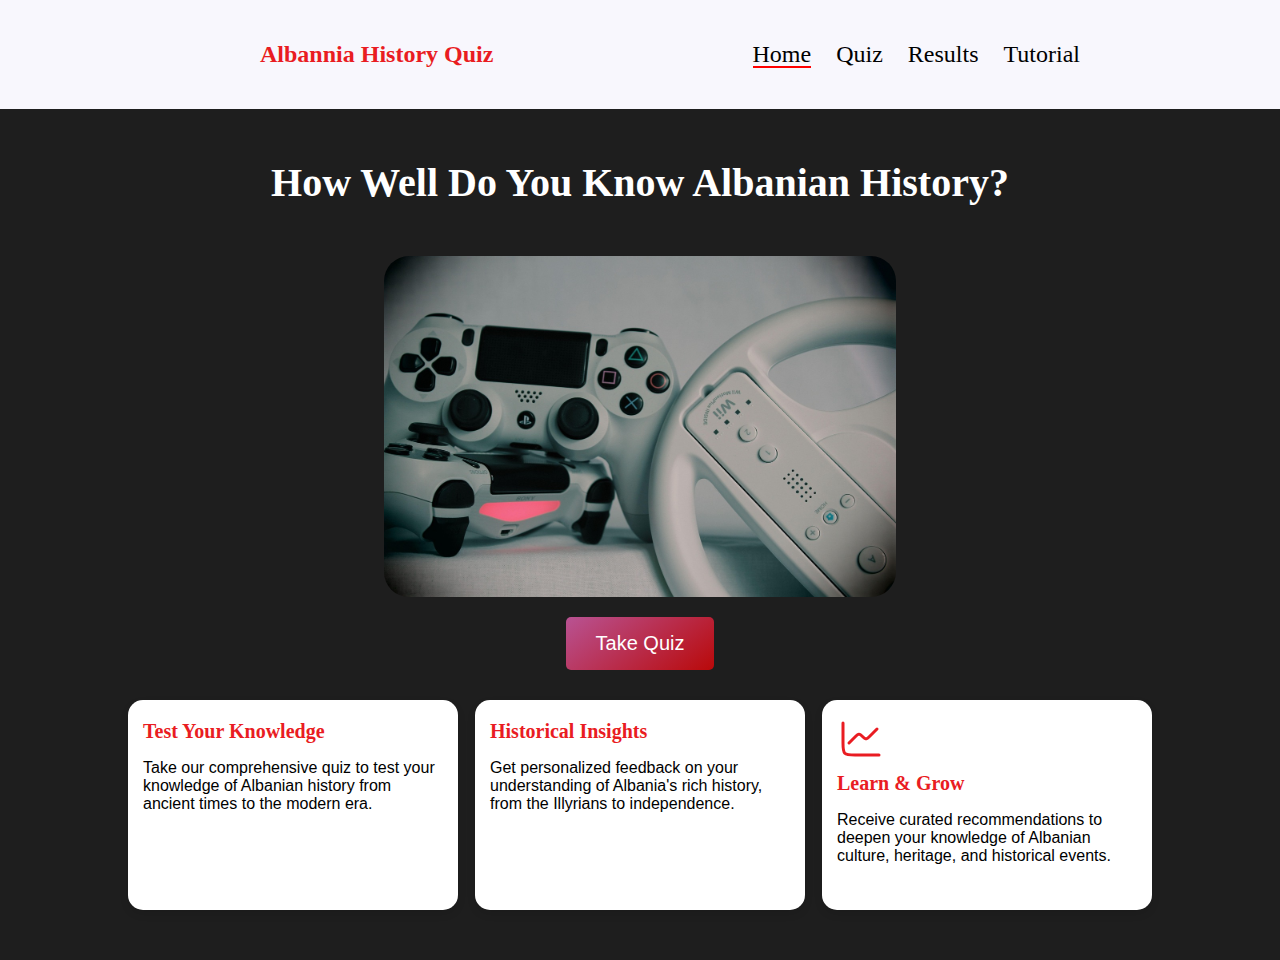
<file: index.html>
<!DOCTYPE html>
<html lang="en">
<head>
    <meta charset="UTF-8">
    <meta name="viewport" content="width=device-width, initial-scale=1.0">
    <title>Home</title>
    <link rel="stylesheet" href="/CSS/Home.css">
    <script src="index.js" defer></script>
</head>
<body>    
    <header>
        <nav>
            <div class="navbar-title">Albannia History Quiz</div>
            <ul>
                <li><a href="../index.html">Home</a></li>
                <li><a href="/Pages/quiz.html">Quiz</a></li>
                <li><a href="/Pages/Results.html">Results</a></li>
                <li><a href="/Pages/Tutorial.html">Tutorial 
                </a></li>
            </ul>
        </nav>
        <div class="hamburger" onclick="togglemenu()">
            <span></span>
            <span></span>
            <span></span>
        </div>
    </header>
    <h1 class="hero-section-heading">How Well Do You Know Albanian History?</h1>
    <img src="/Assets/images/hero-image.jpg" alt="Gaming Health" class="hero-image" lazy="loading" fetchpriority="high">
    <button class="quiz-button">Take Quiz</button>

    <div class="hero-card-container">
       <div class="hero-card"><div class="card-content">
              <h2 class="hero-card-heading">Test Your Knowledge</h2>
              <p class="hero-card-text">Take our comprehensive quiz to test your knowledge of Albanian history from ancient times to the modern era.</p></div>
        </div>

        <div class="hero-card">
            <div class="card-content">
                <h2 class="hero-card-heading">Historical Insights</h2>
                <p class="hero-card-text">Get personalized feedback on your understanding of Albania's rich history, from the Illyrians to independence.</p></div>
        </div>

        <div class="hero-card"><svg xmlns="http://www.w3.org/2000/svg" width="24" height="24" viewBox="0 0 24 24"><g fill="none" stroke="currentColor" stroke-linecap="round" stroke-linejoin="round" stroke-width="1.5"><path d="M3 4v10c0 2.828 0 4.243.879 5.121C4.757 20 6.172 20 9 20h12"/><path d="m6 14l3.25-3.25c.644-.644.966-.966 1.343-1.072a1.5 1.5 0 0 1 .814 0c.377.106.699.428 1.343 1.072s.966.966 1.343 1.072c.266.076.548.076.814 0c.377-.106.699-.428 1.343-1.072L20 7"/></g></svg><h2>Learn & Grow</h2>
        <p>Receive curated recommendations to deepen your knowledge of Albanian culture, heritage, and historical events.</p></div>
    </div>
</body>
</html>
</file>
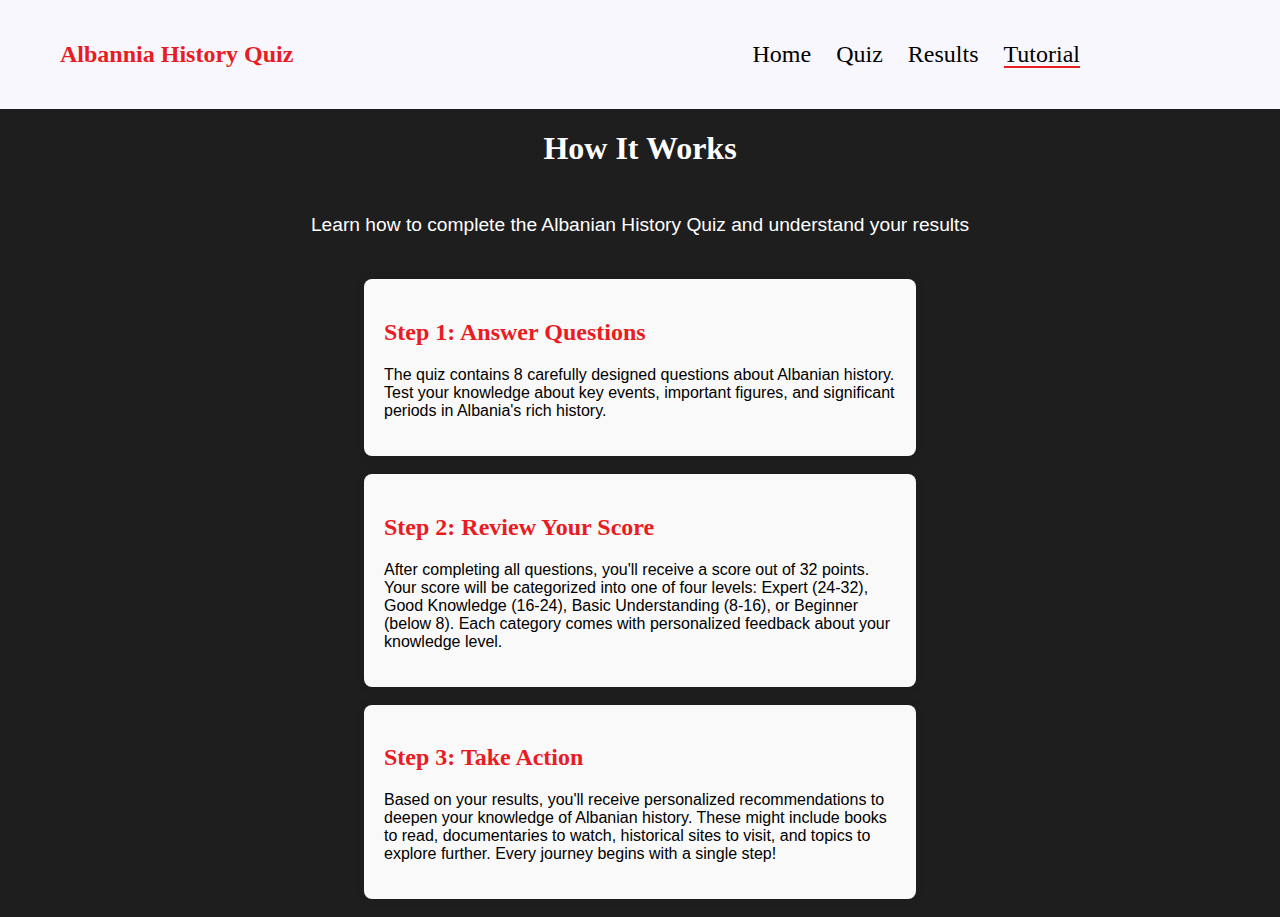
<file: Pages/Tutorial.html>
<!DOCTYPE html>
<html lang="en">
<head>
    <meta charset="UTF-8">
    <meta name="viewport" content="width=device-width, initial-scale=1.0">
    <title>Tutorial</title>
    <link rel="stylesheet" href="/CSS/Tutorial.css">
    <script src="../index.js" defer></script>
</head>
<body>    
    <header>
        <nav>
            <div class="navbar-title">Albannia History Quiz</div>
            <ul>
                <li><a href="../index.html">Home</a></li>
                <li><a href="/Pages/quiz.html">Quiz</a></li>
                <li><a href="/Pages/Results.html">Results</a></li>
                <li><a href="/Pages/Tutorial.html">Tutorial 
                </a></li>
            </ul>
        </nav>
        <div class="hamburger" onclick="togglemenu()">
            <span></span>
            <span></span>
            <span></span>
        </div>
    </header>
    <div class="tutorial-title">
        <h1>How It Works</h2>
        <p>Learn how to complete the Albanian History Quiz and understand your results</p>
    </div>
    <div class="tutorial-container">
        <div class="tutorial-card">
            <h2 class="tutorial-h2">Step 1: Answer Questions</h2>
            <p>The quiz contains 8 carefully designed questions about Albanian history. Test your knowledge about key events, important figures, and significant periods in Albania's rich history.</p>
        </div>
        <!-- -->
        <div class="tutorial-card">
            <h2 class="tutorial-h2">Step 2: Review Your Score</h2>
            <p>After completing all questions, you'll receive a score out of 32 points. Your score will be categorized into one of four levels: Expert (24-32), Good Knowledge (16-24), Basic Understanding (8-16), or Beginner (below 8). Each category comes with personalized feedback about your knowledge level.</p>
        </div>
        <!-- -->
        <div class="tutorial-card">
            <h2 class="tutorial-h2">Step 3: Take Action</h2>
            <p>Based on your results, you'll receive personalized recommendations to deepen your knowledge of Albanian history. These might include books to read, documentaries to watch, historical sites to visit, and topics to explore further. Every journey begins with a single step!</p>
        </div>  
        <!-- -->
    </div>
</body>
</html>
</file>
<file: CSS/Home.css>
/* Home page styles */

/* Navigation bar styles */
nav {
    display: flex;
    align-items: center;
    background-color: #F8F7FD;
    padding-top: 25px;
    padding-bottom: 25px;
    position: relative;             
}

.navbar-title {
    font-size: 1.5rem;
    font-weight: bold;
    color: #E91C22;
    margin-left: 260px;
    margin-right: auto;
}

nav ul {
    display: flex;
    gap: 25px;
    justify-content: right;
    margin-right: 200px;
}

nav li {
    list-style: none;
    font-size: 1.5rem;
    text-align: center;
    color: rgb(0, 0, 0);
    position: relative;
}

nav li::after{
    content: '';
    width: 0%;
    height: 2px;
    bottom: 0;
    left: 0;
    background: red;
    position: absolute;
    transition: width 0.3s ease;
}

nav li:hover::after{
    width: 100%;
}

nav li:first-child:after {
    background: #E91C22;
        content: '';
    width: 100%;
    height: 2px;
    bottom: 0;
    left: 0;
    background: red;
    position: absolute;
    transition: width 0.3s ease;
}



nav a {
    text-decoration: none;
    color: rgb(0, 0, 0);
}

/* Home page body styles */
body {
    margin: 0;
    background-color: #000000e1;
}

/* Hero section styles */
.hero-image {
    display: block;
    margin-left: auto;
    margin-right: auto;
    width: 40%;
    height: auto;
    border-radius: 25px;
}

@media screen and (max-width: 768px) {
    .hero-image {
        width: 80%;
    }
}

.hero-section-heading {
    text-align: center;
    font-size: 40px;
    color: rgb(255, 255, 255);
    margin-top: 50px;
    margin-bottom: 50px;
    margin-right: 20px;
    margin-left: 20px;
    font-weight: 600;
}

.quiz-button {
    display: block;
    margin: 0 auto;
    padding: 15px 30px;
    font-size: 20px;
    background-color: rgb(112, 112, 241);
    color: white;
    border: none;
    border-radius: 5px;
    cursor: pointer;
    margin-top: 20px;
    margin-bottom: 25px;
    background: linear-gradient(143deg, rgba(200, 88, 159, 0.91), rgba(255, 0, 0, 0.69));
-webkit-background: linear-gradient(143deg, rgba(200, 88, 159, 0.91), rgba(255, 0, 0, 0.69));
-moz-background: linear-gradient(143deg, rgba(200, 88, 159, 0.91), rgba(255, 0, 0, 0.69));
}

.quiz-botton:hover {
    transform: scale(1.2);
}




/* hamburger nav styles */

.hamburger {
    display: none;
    cursor: pointer;
    position: fixed;
    z-index: 100;
    background: transparent;
    border: none;
}

.hamburger span {
    display: block;
    width: 25px;
    height: 3px;
    margin: 5px;
    background-color: #000;
    transition: all 0.3s ease;  
}

@media screen and (max-width: 768px) {
    .hamburger {
        display: block;
        position: absolute;
        left: 20px;
        top: 25px;
    }

    
    nav ul {
        display: none;
        position: fixed;
        top: 0;
        left: -0;
        width: 100%;
        height: 100vh;
        background-color: white;
        flex-direction: column;
        justify-content: center;
        align-items: center;
        z-index: 99;
        text-align: center;
        margin: 0;
        gap: 25px;
    }

    nav.active ul {
        display: flex;
    }

    nav li {
        font-size: 24px;
        margin-right: 80px;
        position: relative;
        top: 15px;
        z-index: 100;
    }


    .hamburger.active span:nth-child(2) {
        opacity: 0;
    }

    .hamburger.active span:nth-child(1) {
        transform: translateY(8px) rotate(45deg);
        position: fixed;
    }

    .hamburger.active span:nth-child(3) {
        transform: translateY(-5px) rotate(-45deg);
        position: fixed;
    }
    
}

.hero-card-container {
    display: flex;
    justify-content: center;
    gap: 17px;
    margin-top: 30px;
    margin-bottom: 30px;
}

.hero-card {
    background-color: #fff;
    border-radius: 15px;
    box-shadow: 0 4px 8px rgba(0, 0, 0, 0.1);
    width: 300px;
    height: 180px;
    margin-bottom: 20px;
    padding: 15px;
}


.hero-card p {
    font-size: 16px;
    font-family: 'Segoe UI', Tahoma, Geneva, Verdana, sans-serif;
}
.hero-card svg {
    width: 48px;
    height: 48px;
    color: #E91C22;
}

.hero-card h2 {
    font-size: 20px;
    margin-top: 5px;
    margin-bottom: 5px;
    color: #E91C22;
}

footer {
    background-color: white;
    padding: 15px;
}

footer p {
    display: flex;
    justify-content: center;
    text-align: center;
    align-items: center;
    margin: 5px;
}
</file>
<file: CSS/Tutorial.css>
/* Home page styles */

/* Navigation bar styles */
nav {
    display: flex;
    align-items: center;
    background-color: #F8F7FD;
    padding-top: 25px;
    padding-bottom: 25px;
    position: relative;             
}

.navbar-title {
    font-size: 1.5rem;
    font-weight: bold;
    color: #E91C22;
    margin-left: 60px;
    margin-right: auto;
}

nav ul {
    display: flex;
    gap: 25px;
    justify-content: right;
    margin-right: 200px;
}

nav li {
    list-style: none;
    font-size: 1.5rem;
    text-align: center;
    color: rgb(0, 0, 0);
    position: relative;
}

nav li::after{
    content: '';
    width: 0%;
    height: 2px;
    bottom: 0;
    left: 0;
    background: red;
    position: absolute;
    transition: width 0.3s ease;
}

nav li:hover::after{
    width: 100%;
}

nav li:nth-child(4):after {
    content: '';
    width: 100%;
    height: 2px;
    bottom: 0;
    left: 0;
    background: #E91C22;
    position: absolute;
        transition: width 0.3s ease;
    }



nav a {
    text-decoration: none;
    color: rgb(0, 0, 0);
}

/* Home page body styles */
body {
    margin: 0;
    background-color: #000000e1;
}

/* Hero section styles */
.hero-image {
    display: block;
    margin-left: auto;
    margin-right: auto;
    width: 40%;
    height: auto;
    border-radius: 25px;
}

@media screen and (max-width: 768px) {
    .hero-image {
        width: 80%;
    }
}

.hero-section-heading {
    text-align: center;
    font-size: 40px;
    color: rgb(255, 255, 255);
    margin-top: 50px;
    margin-bottom: 50px;
    margin-right: 20px;
    margin-left: 20px;
    font-weight: 600;
}

.quiz-button {
    display: block;
    margin: 0 auto;
    padding: 15px 30px;
    font-size: 20px;
    background-color: rgb(112, 112, 241);
    color: white;
    border: none;
    border-radius: 5px;
    cursor: pointer;
    margin-top: 20px;
    margin-bottom: 25px;
    background: linear-gradient(143deg, rgba(200, 88, 159, 0.91), rgba(255, 0, 0, 0.69));
-webkit-background: linear-gradient(143deg, rgba(200, 88, 159, 0.91), rgba(255, 0, 0, 0.69));
-moz-background: linear-gradient(143deg, rgba(200, 88, 159, 0.91), rgba(255, 0, 0, 0.69));
}

/* hamburger nav styles */

.hamburger {
    display: none;
    cursor: pointer;
    position: fixed;
    z-index: 100;
    background: transparent;
    border: none;
}

.hamburger span {
    display: block;
    width: 25px;
    height: 3px;
    margin: 5px;
    background-color: #000;
    transition: all 0.3s ease;  
}

@media screen and (max-width: 768px) {
    .hamburger {
        display: block;
        position: absolute;
        left: 20px;
        top: 25px;
    }

    
    nav ul {
        display: none;
        position: fixed;
        top: 0;
        left: -0;
        width: 100%;
        height: 100vh;
        background-color: white;
        flex-direction: column;
        justify-content: center;
        align-items: center;
        z-index: 99;
        text-align: center;
        margin: 0;
        gap: 25px;
    }

    nav.active ul {
        display: flex;
    }

    nav li {
        font-size: 24px;
        margin-right: 80px;
        position: relative;
        top: 15px;
        z-index: 100;
    }


    .hamburger.active span:nth-child(2) {
        opacity: 0;
    }

    .hamburger.active span:nth-child(1) {
        transform: translateY(8px) rotate(45deg);
        position: fixed;
    }

    .hamburger.active span:nth-child(3) {
        transform: translateY(-5px) rotate(-45deg);
        position: fixed;
    }
    
}

.tutorial-card {
    width: 40%;
    margin: 18px auto;  
    padding: 20px;
    background-color: #f9f9f9;
    border-radius: 8px;
    box-shadow: 0 0 10px rgba(0, 0, 0, 0.1);
}

@media (max-width: 768px) {
    .tutorial-card {
        width: 80%;
    }
}

.tutorial-h2 {
    color: #E91C22  ;
}

.tutorial-title {
    display: flex;
    justify-content: center;
    align-items: center;
    flex-direction: column;         
    color: white;
}

.tutorial-title h1 {
    font-size: 1.7rems;
}

.tutorial-title p {
    font-size: clamp(1rem, 2.5vw, 1.2rem);
    margin: 25px;
}

.tutorial-card p {
    color:hsl(0, 0%, 0%);
    font-family: 'Segoe UI', Tahoma, Geneva, Verdana, sans-serif;
}

p {
        font-family: 'Segoe UI', Tahoma, Geneva, Verdana, sans-serif;
}
</file>
